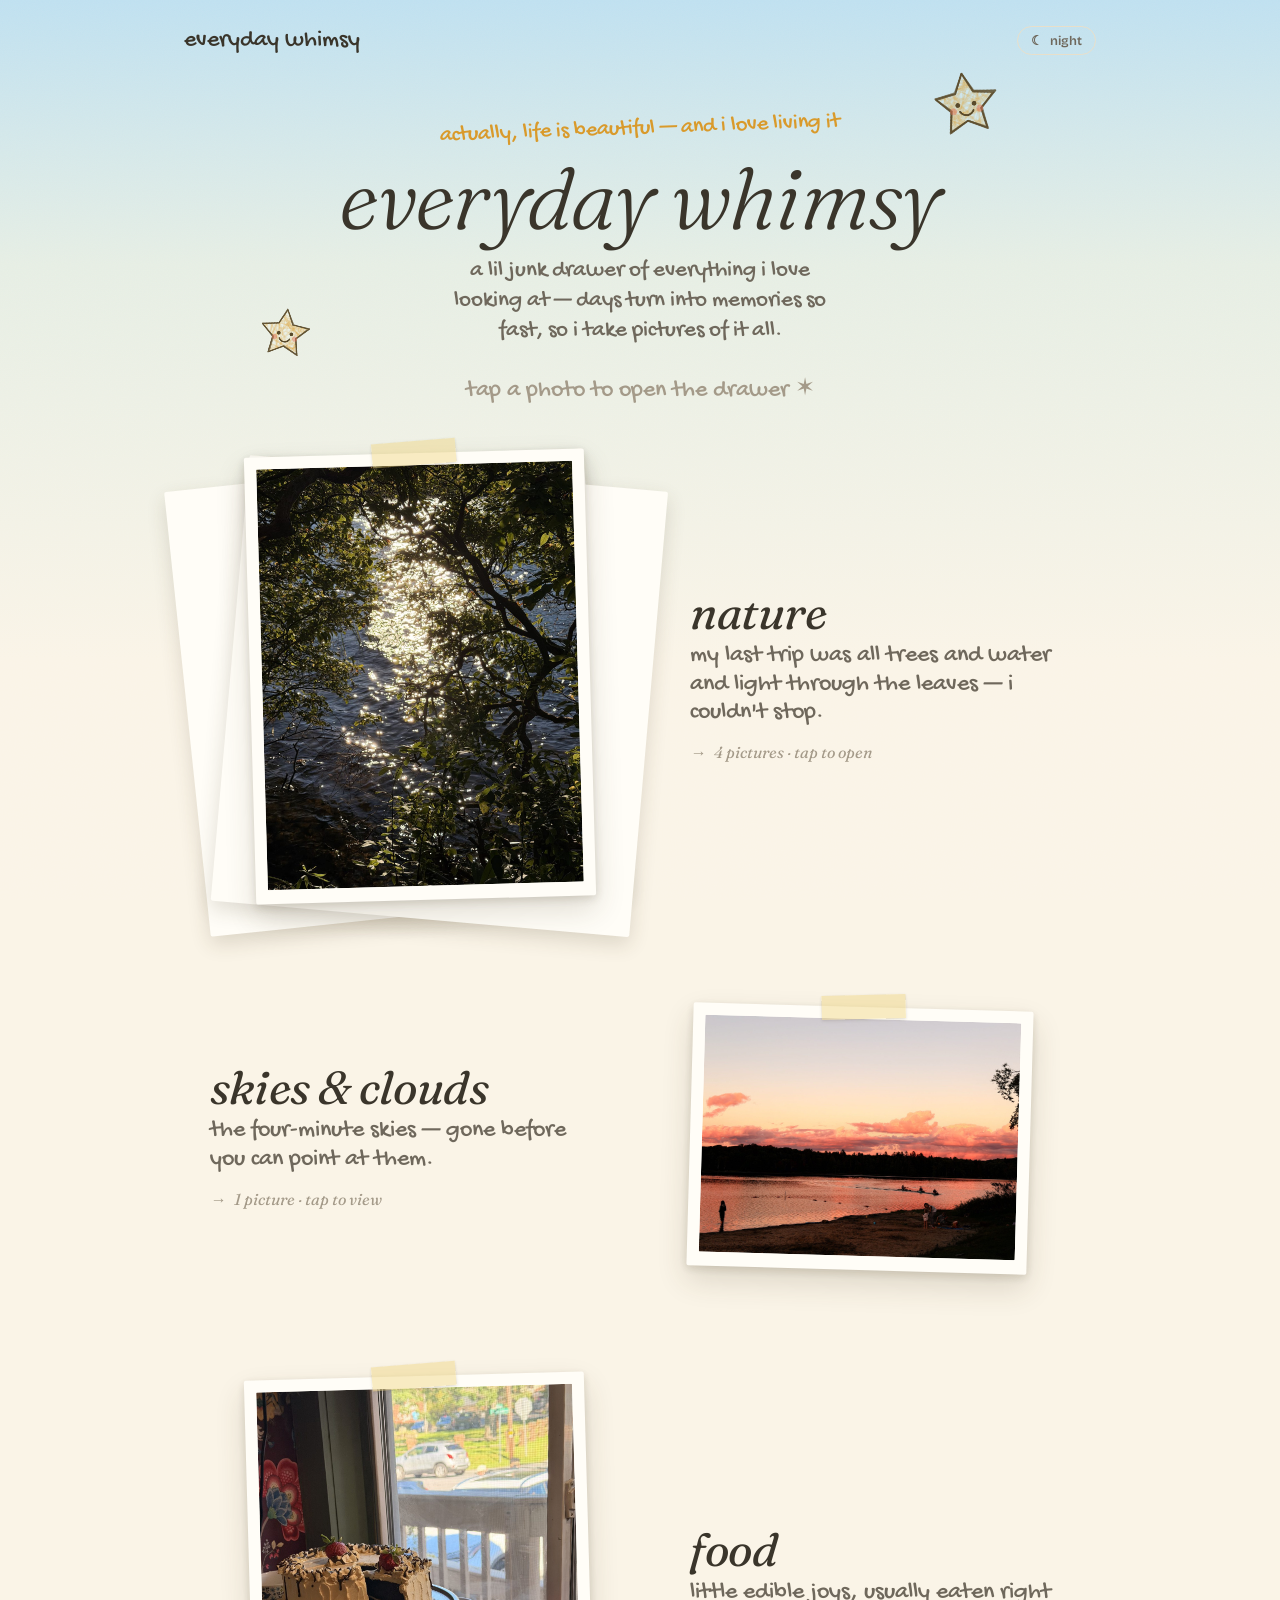
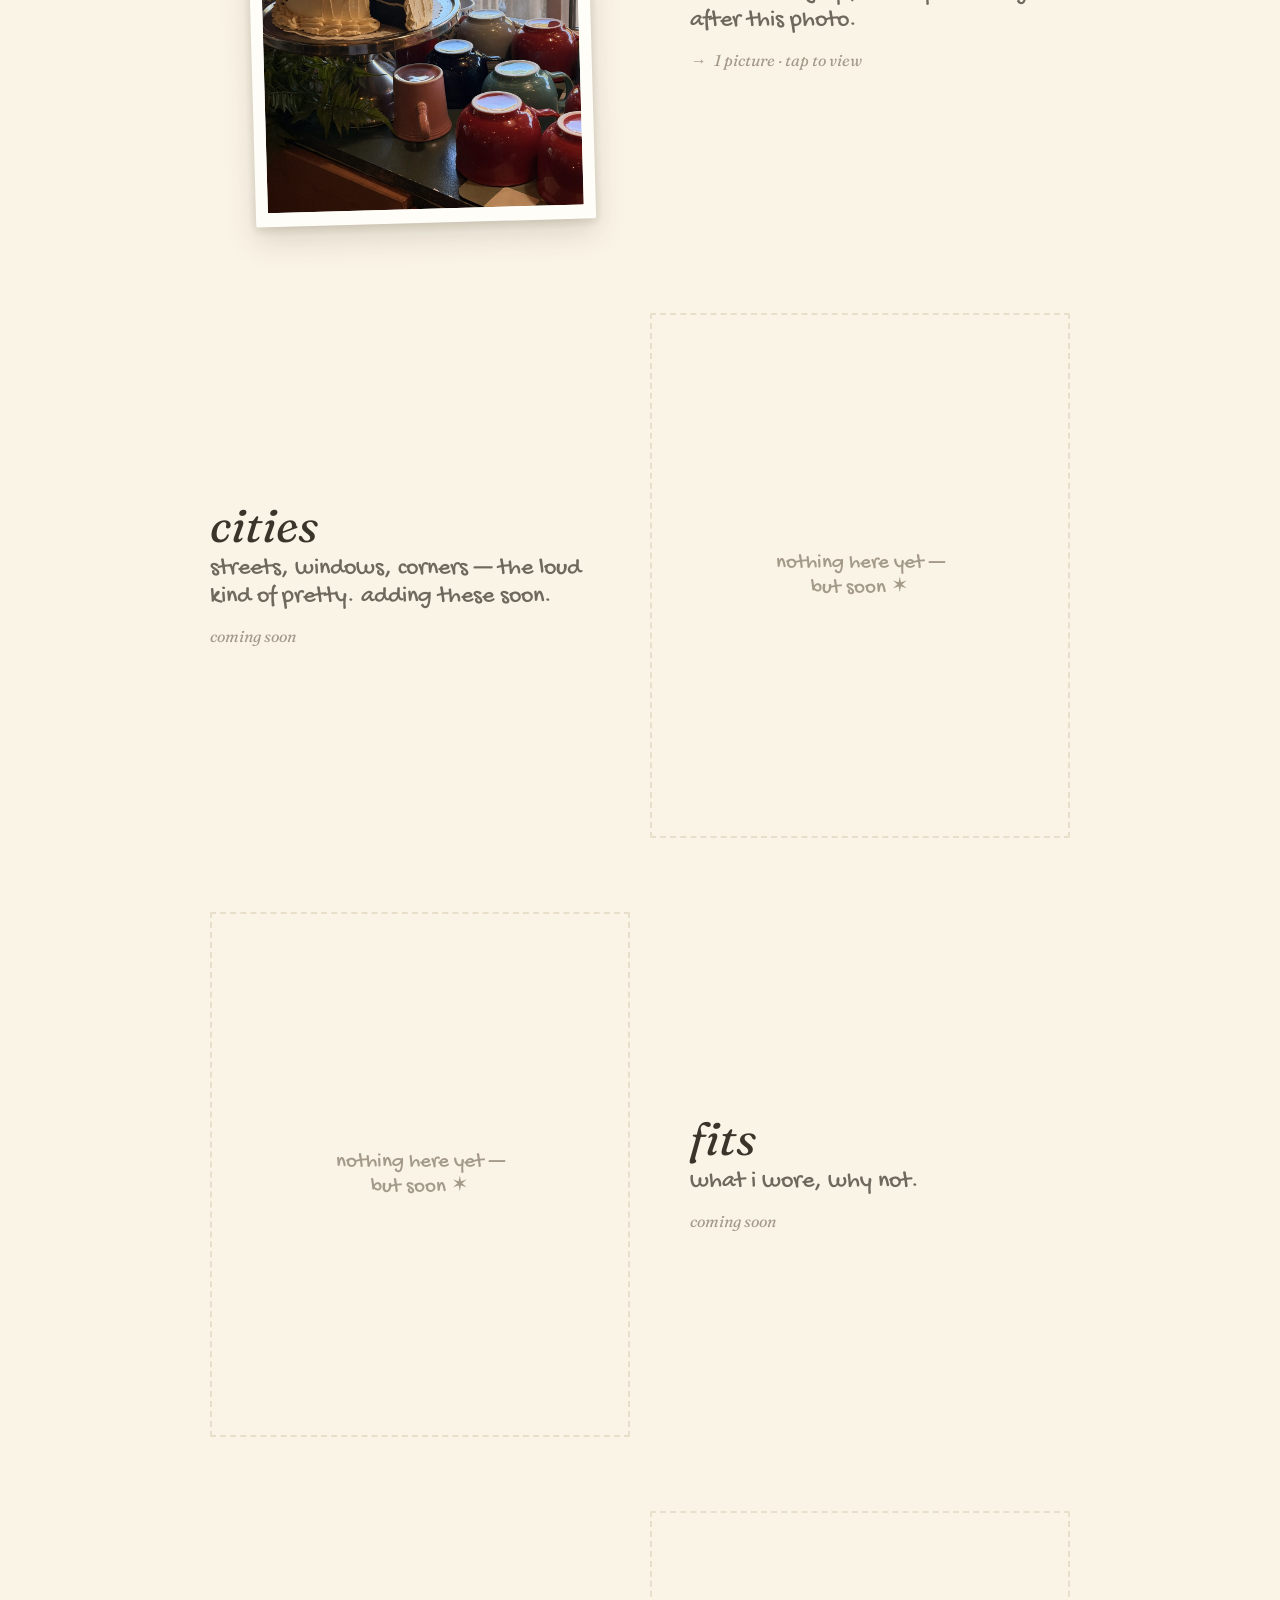
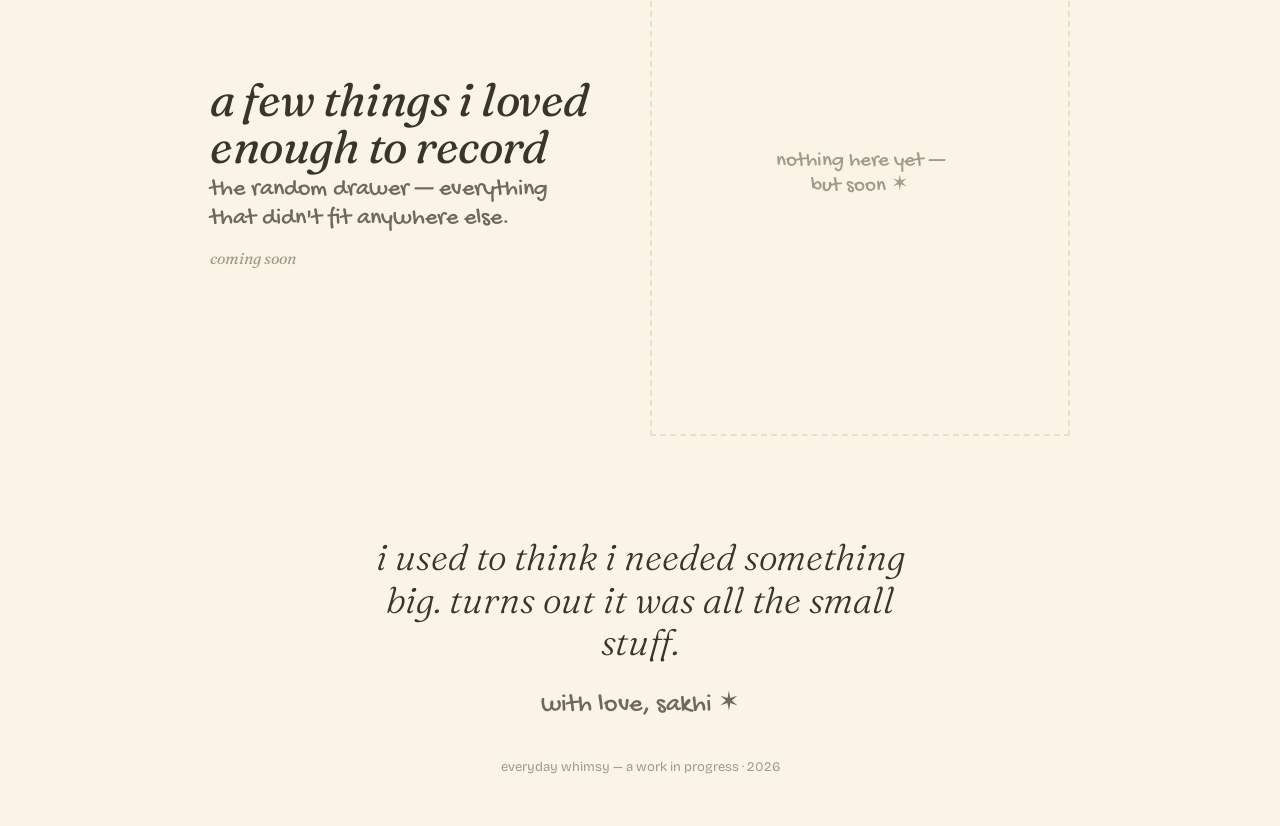
<file: docs/index.html>
<!doctype html>
<html lang="en">
<head>
<meta charset="utf-8">
<meta name="viewport" content="width=device-width, initial-scale=1">
<title>everyday whimsy</title>
<meta name="description" content="a lil junk drawer of everything i love looking at.">
<link rel="stylesheet" href="fonts.css">
<link rel="stylesheet" href="styles.css">
</head>
<body>
<div class="sky"></div>
<div class="grain"></div>

<div class="wrap">

  <header>
    <button class="logo" id="home-link">everyday whimsy</button>
    <button class="toggle" id="toggle" aria-label="Switch between day and night sky">
      <span id="toggle-icon">☾</span><span id="toggle-label">night</span>
    </button>
  </header>

  <section class="hero">
    <canvas class="doodle d-1" width="200" height="200"></canvas>
    <canvas class="doodle d-2" width="200" height="200"></canvas>
    <span class="eyebrow">actually, life is beautiful — and i love living it</span>
    <h1>everyday whimsy</h1>
    <p class="lede">a lil junk drawer of everything i love looking at — days turn into memories so fast, so i take pictures of it all.</p>
  </section>

  <p class="cats-intro">tap a photo to open the drawer ✶</p>

  <main id="categories"></main>

  <div class="closing">
    <p class="big">i used to think i needed something big. turns out it was all the small stuff.</p>
    <div class="sign">with love, sakhi ✶</div>
  </div>

  <footer>everyday whimsy — a work in progress · 2026</footer>
</div>

<div class="lightbox" id="lightbox">
  <img id="lb-img" alt="">
  <div class="lb-cap" id="lb-cap"></div>
</div>

<script src="script.js"></script>
</body>
</html>
</file>
<file: docs/fonts.css>
/* self-hosted fonts (no external requests) */
@font-face{font-family:"Fraunces";font-style:normal;font-weight:300 900;font-display:swap;src:url("fonts/fraunces.woff2") format("woff2")}
@font-face{font-family:"Fraunces";font-style:italic;font-weight:300 900;font-display:swap;src:url("fonts/fraunces-italic.woff2") format("woff2")}
@font-face{font-family:"Bricolage Grotesque";font-style:normal;font-weight:400 700;font-display:swap;src:url("fonts/bricolage.woff2") format("woff2")}
@font-face{font-family:"Gochi Hand";font-style:normal;font-weight:400;font-display:swap;src:url("fonts/gochi-hand.woff2") format("woff2")}
@font-face{font-family:"VT323";font-style:normal;font-weight:400;font-display:swap;src:url("fonts/vt323.woff2") format("woff2")}
</file>
<file: docs/styles.css>
/* ============ everyday whimsy — categories that expand ============ */
:root{
  --cream:#faf4e7; --sky-1:#bfe0f0; --sky-2:#e6eee4;
  --card:#fffdf7; --ink:#3a352b; --soft:#6f685c; --muted:#a49a89;
  --marigold:#d99a2b; --coral:#dd7458; --sky-accent:#5a97c9;
  --line:#e8dfca; --tape:rgba(240,213,130,.45);
  --shadow:rgba(70,58,34,.16); --digi:#f2a11f;
}
:root[data-theme="night"]{
  --cream:#1b2338; --sky-1:#111a2e; --sky-2:#26314c;
  --card:#f4ecda; --ink:#efe6d3; --soft:#c3cadd; --muted:#8a95af;
  --marigold:#f0be5b; --coral:#ef937b; --sky-accent:#8fc0e6;
  --line:#333f5e; --tape:rgba(246,207,95,.3);
  --shadow:rgba(3,7,18,.45); --digi:#ffbf47;
}

*{box-sizing:border-box}
html{scroll-behavior:smooth}
[hidden]{display:none!important}
body{margin:0;font-family:"Bricolage Grotesque",system-ui,sans-serif;color:var(--ink);
  background:var(--cream);line-height:1.5;-webkit-font-smoothing:antialiased;transition:background .6s,color .6s}
.sky{position:absolute;top:0;left:0;right:0;height:660px;z-index:-2;
  background:linear-gradient(180deg,var(--sky-1) 0%,var(--sky-2) 40%,var(--cream) 100%);transition:background .6s}
.grain{position:fixed;inset:0;z-index:-1;pointer-events:none;opacity:.4;mix-blend-mode:soft-light;
  background-image:url("data:image/svg+xml;utf8,<svg xmlns='http://www.w3.org/2000/svg' width='160' height='160'><filter id='n'><feTurbulence type='fractalNoise' baseFrequency='0.85' numOctaves='2'/></filter><rect width='160' height='160' filter='url(%23n)' opacity='.5'/></svg>")}
.wrap{max-width:960px;margin:0 auto;padding-inline:24px}

header{display:flex;align-items:center;justify-content:space-between;padding:26px 0 8px}
.logo{font-family:"Gochi Hand",cursive;font-size:1.5rem;color:var(--ink);cursor:pointer;background:none;border:0;padding:0}
.toggle{display:inline-flex;align-items:center;gap:7px;cursor:pointer;font-family:"Bricolage Grotesque";
  font-size:.8rem;font-weight:600;color:var(--soft);background:transparent;border:1.5px solid var(--line);
  border-radius:999px;padding:6px 13px;transition:border-color .3s,color .3s}
.toggle:hover{color:var(--ink);border-color:var(--muted)}

/* hero */
.hero{text-align:center;padding:50px 0 26px;position:relative}
.hero .eyebrow{font-family:"Gochi Hand",cursive;font-size:1.4rem;color:var(--marigold);display:inline-block;transform:rotate(-2deg)}
.hero h1{font-family:"Fraunces",Georgia,serif;font-weight:300;font-style:italic;
  font-size:clamp(2.8rem,9vw,5.4rem);line-height:.95;margin:.12em 0 .2em;letter-spacing:-.02em}
.hero .lede{font-family:"Gochi Hand",cursive;font-size:1.45rem;color:var(--soft);max-width:30ch;margin:0 auto;line-height:1.28}
.doodle{position:absolute;pointer-events:none;width:96px;height:96px}
.d-1{top:-6px;right:9%;transform:rotate(-8deg)}
.d-2{bottom:0;left:7%;width:74px;height:74px;transform:rotate(7deg)}

.cats-intro{text-align:center;font-family:"Gochi Hand",cursive;font-size:1.5rem;color:var(--muted);margin:2px 0 28px}

/* ---------- a category (cover polaroid + caption; expands) ---------- */
.category{max-width:860px;margin:0 auto 74px}
.entry{display:flex;align-items:center;gap:clamp(24px,5vw,60px)}
.entry.rev{flex-direction:row-reverse}
.cover{flex:0 0 auto;width:min(56%,420px)}
.cat-text{flex:1 1 0;min-width:0}
.cat-text .name{font-family:"Fraunces",serif;font-style:italic;font-weight:400;
  font-size:clamp(1.9rem,4.5vw,2.9rem);line-height:1.02;letter-spacing:-.01em;margin:0 0 .12em}
.cat-text .cap{font-family:"Gochi Hand",cursive;font-size:1.5rem;color:var(--soft);line-height:1.2;margin:0 0 .5em}
.cat-text .meta{font-family:"Fraunces",serif;font-style:italic;font-size:1rem;color:var(--muted);
  display:inline-flex;align-items:center;gap:8px}
.cat-text .meta .arrow{transition:transform .3s}
.category.open .cat-text .meta .arrow{transform:rotate(90deg)}

/* photo mount (shared: cover + minis + lightbox source) */
.photo{position:relative;background:var(--card);padding:12px 12px 14px;border-radius:2px;
  box-shadow:0 14px 30px var(--shadow),0 3px 8px var(--shadow);
  transition:transform .3s cubic-bezier(.2,.8,.2,1),box-shadow .3s}
.photo img{display:block;width:100%;height:auto;border-radius:1px}
.photo .tape{position:absolute;top:-12px;left:50%;width:84px;height:24px;background:var(--tape);
  transform:translateX(-50%) rotate(-3deg);box-shadow:0 1px 3px var(--shadow)}
.photo .cap{font-family:"Gochi Hand",cursive;font-size:1.2rem;color:var(--ink);margin-top:8px;line-height:1.12;text-align:center}
.entry:not(.rev) .cover>.photo,.entry:not(.rev) .stack .front{transform:rotate(-1.6deg)}
.entry.rev .cover>.photo,.entry.rev .stack .front{transform:rotate(1.6deg)}
.cover>.photo:hover,.stack .front:hover{transform:rotate(0) translateY(-6px);box-shadow:0 22px 46px var(--shadow)}

/* stacked cover — a little pile of photos peeking out (no cropping) */
.cover .stack{position:relative;width:100%}
.stack .front{position:relative;z-index:3}
.stack .peek{position:absolute;inset:0;background:var(--card);border-radius:2px;
  box-shadow:0 8px 20px var(--shadow);z-index:1;pointer-events:none}
.stack .peek.p2{z-index:0}
.entry:not(.rev) .stack .peek.p1{transform:rotate(5deg) translate(5%,4%)}
.entry:not(.rev) .stack .peek.p2{transform:rotate(-6deg) translate(-6%,3%)}
.entry.rev .stack .peek.p1{transform:rotate(-5deg) translate(-5%,4%)}
.entry.rev .stack .peek.p2{transform:rotate(6deg) translate(6%,3%)}

/* collage-grid cover — uncropped little cluster */
.cover-grid{columns:2;column-gap:10px}
.cover-grid .gphoto{break-inside:avoid;margin:0 0 10px}
.cover-grid .gphoto .photo{padding:7px 7px 8px}
.cover-grid .gphoto:nth-child(2n) .photo{transform:rotate(1.4deg)}
.cover-grid .gphoto:nth-child(2n+1) .photo{transform:rotate(-1.4deg)}

/* empty category cover */
.cover.empty{width:min(56%,420px)}
.cover.empty .ph{aspect-ratio:4/5;border:2px dashed var(--line);border-radius:2px;display:grid;place-items:center;
  background:transparent}
.cover.empty .ph span{font-family:"Gochi Hand",cursive;font-size:1.3rem;color:var(--muted);text-align:center;padding:16px;line-height:1.2}

/* the expand panel: photos fit whole, never cropped, up to 4 across */
.expand{margin-top:26px}
.expand-inner{columns:4 190px;column-gap:18px}
.expand .mini{break-inside:avoid;margin:0 0 18px;cursor:zoom-in}
.expand .mini .photo{padding:9px 9px 10px}
.expand .mini .cap{font-size:1.05rem;margin-top:6px}
.expand .mini:nth-child(2n) .photo{transform:rotate(1.1deg)}
.expand .mini:nth-child(2n+1) .photo{transform:rotate(-1.1deg)}
.expand .mini .photo:hover{transform:rotate(0) translateY(-4px);box-shadow:0 20px 40px var(--shadow)}

/* closing */
.breath{text-align:center;padding:24px 0 40px}
.breath p{font-family:"Gochi Hand",cursive;font-size:clamp(1.8rem,4.5vw,2.6rem);color:var(--marigold);max-width:20ch;margin:0 auto;line-height:1.12}
.closing{text-align:center;padding:26px 0 12px}
.closing .big{font-family:"Fraunces",serif;font-style:italic;font-weight:300;font-size:clamp(1.6rem,4vw,2.3rem);
  color:var(--ink);max-width:24ch;margin:0 auto 22px;line-height:1.16}
.closing .sign{font-family:"Gochi Hand",cursive;font-size:1.6rem;color:var(--soft)}
footer{text-align:center;padding:22px 0 48px;color:var(--muted);font-size:.82rem;font-family:"Bricolage Grotesque"}

/* lightbox */
.lightbox{position:fixed;inset:0;z-index:50;display:none;place-items:center;background:rgba(20,16,10,.82);padding:24px;cursor:zoom-out}
.lightbox.open{display:grid}
.lightbox img{max-width:min(92vw,1100px);max-height:86vh;border-radius:3px;box-shadow:0 30px 80px rgba(0,0,0,.5);background:var(--card);padding:10px}
.lightbox .lb-cap{position:fixed;bottom:22px;left:0;right:0;text-align:center;font-family:"Gochi Hand",cursive;font-size:1.4rem;color:#fbf3e2}

@media (max-width:720px){
  .entry,.entry.rev{flex-direction:column;text-align:center;gap:16px}
  .cover,.cover.empty{width:min(86%,360px)}
  .cat-text .meta{justify-content:center}
  .expand-inner{columns:2 150px}
  .d-1,.d-2{display:none}
}
@media (prefers-reduced-motion:reduce){html{scroll-behavior:auto}.photo{transition:none}}
</file>
